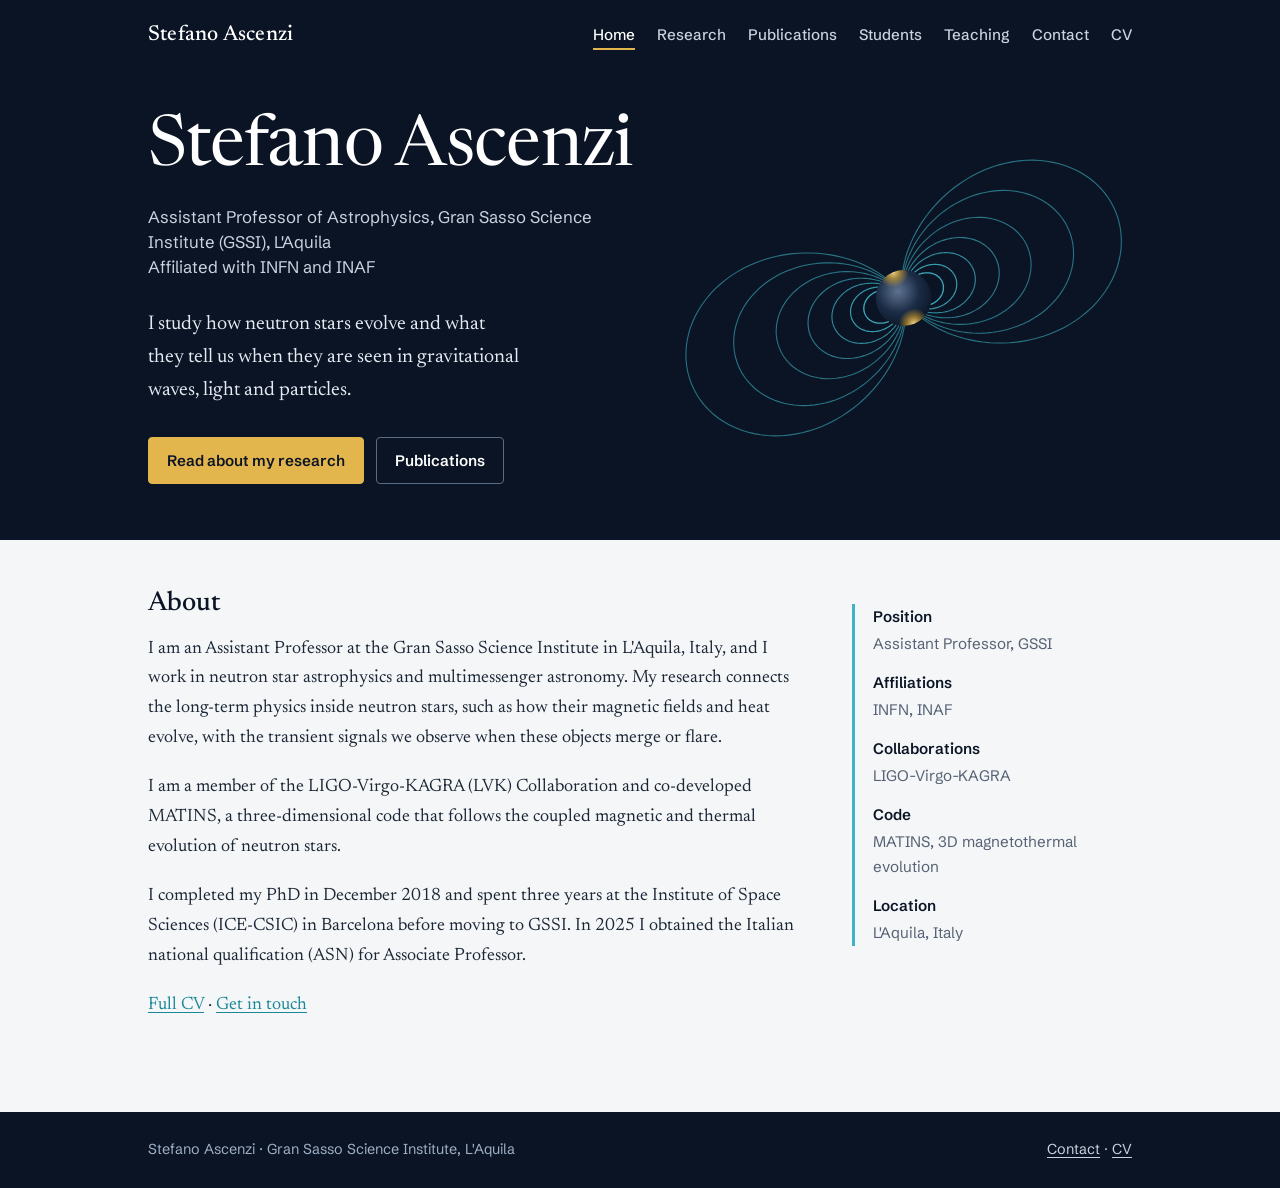
<file: index.html>
<!doctype html>
<html lang="en">
<head>
<meta charset="utf-8">
<meta name="viewport" content="width=device-width, initial-scale=1">
<title>Stefano Ascenzi | Neutron star astrophysics and multimessenger astronomy</title>
<meta name="description" content="Stefano Ascenzi, Assistant Professor at the Gran Sasso Science Institute. Neutron stars, magnetothermal evolution, gravitational waves and multimessenger astronomy.">
<link rel="preconnect" href="https://fonts.googleapis.com">
<link rel="preconnect" href="https://fonts.gstatic.com" crossorigin>
<link href="https://fonts.googleapis.com/css2?family=Newsreader:ital,opsz,wght@0,6..72,400;0,6..72,500;1,6..72,400&family=Schibsted+Grotesk:wght@400;500;600&display=swap" rel="stylesheet">
<link rel="stylesheet" href="style.css">
</head>
<body>
<a class="skip" href="#main">Skip to content</a>
<header class="site-header">
<div class="wrap">
<a class="brand" href="index.html">Stefano Ascenzi</a>
<nav aria-label="Main"><ul><li><a href="index.html" aria-current="page">Home</a></li><li><a href="research.html">Research</a></li><li><a href="publications.html">Publications</a></li><li><a href="students.html">Students</a></li><li><a href="teaching.html">Teaching</a></li><li><a href="contact.html">Contact</a></li><li><a href="cv.html">CV</a></li></ul></nav>
</div>
</header>
<section class="hero">
<div class="wrap">
<div>
<h1>Stefano Ascenzi</h1>
<p class="role">Assistant Professor of Astrophysics, Gran Sasso Science Institute (GSSI), L'Aquila<br>Affiliated with INFN and INAF</p>
<p class="lede">I study how neutron stars evolve and what they tell us when they are seen in gravitational waves, light and particles.</p>
<div class="btn-row">
<a class="btn" href="research.html">Read about my research</a>
<a class="btn ghost" href="publications.html">Publications</a>
</div>
</div>
<figure>
<img src="assets/hero.svg" alt="Magnetic field lines of a tilted dipole drawn around a neutron star" width="621" height="402">
</figure>
</div>
</section>
<main id="main"><div class="wrap">
<div class="two-col">
<div class="prose">
<h2>About</h2>
<p>I am an Assistant Professor at the Gran Sasso Science Institute in L'Aquila, Italy, and I work in neutron star astrophysics and multimessenger astronomy. My research connects the long-term physics inside neutron stars, such as how their magnetic fields and heat evolve, with the transient signals we observe when these objects merge or flare.</p>
<p>I am a member of the LIGO-Virgo-KAGRA (LVK) Collaboration and co-developed MATINS, a three-dimensional code that follows the coupled magnetic and thermal evolution of neutron stars.</p>
<p>I completed my PhD in December 2018 and spent three years at the Institute of Space Sciences (ICE-CSIC) in Barcelona before moving to GSSI. In 2025 I obtained the Italian national qualification (ASN) for Associate Professor.</p>
<!-- TODO: add a sentence on your PhD institution and current group if you like. -->
<p><a href="cv.html">Full CV</a> · <a href="contact.html">Get in touch</a></p>
</div>
<aside>
<dl class="facts">
<dt>Position</dt><dd>Assistant Professor, GSSI</dd>
<dt>Affiliations</dt><dd>INFN, INAF</dd>
<dt>Collaborations</dt><dd>LIGO-Virgo-KAGRA</dd>
<dt>Code</dt><dd>MATINS, 3D magnetothermal evolution</dd>
<dt>Location</dt><dd>L'Aquila, Italy</dd>
</dl>
</aside>
</div>
</div></main>
<footer class="site-footer">
<div class="wrap">
<span>Stefano Ascenzi · Gran Sasso Science Institute, L'Aquila</span>
<span><a href="contact.html">Contact</a> · <a href="cv.html">CV</a></span>
</div>
</footer>
</body>
</html>
</file>
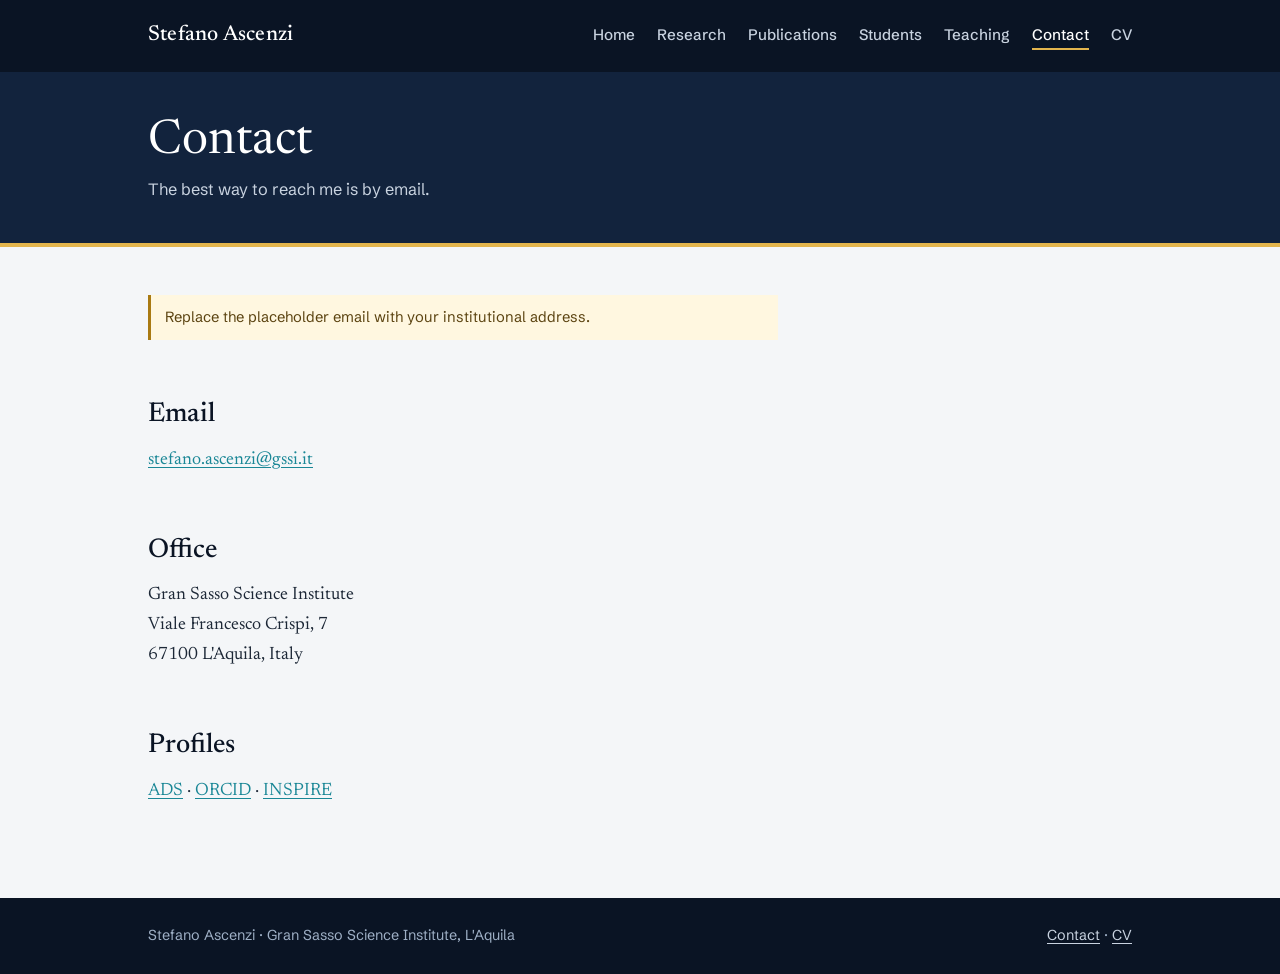
<file: contact.html>
<!doctype html>
<html lang="en">
<head>
<meta charset="utf-8">
<meta name="viewport" content="width=device-width, initial-scale=1">
<title>Contact | Stefano Ascenzi</title>
<meta name="description" content="Contact details for Stefano Ascenzi, Gran Sasso Science Institute, L'Aquila.">
<link rel="preconnect" href="https://fonts.googleapis.com">
<link rel="preconnect" href="https://fonts.gstatic.com" crossorigin>
<link href="https://fonts.googleapis.com/css2?family=Newsreader:ital,opsz,wght@0,6..72,400;0,6..72,500;1,6..72,400&family=Schibsted+Grotesk:wght@400;500;600&display=swap" rel="stylesheet">
<link rel="stylesheet" href="style.css">
</head>
<body>
<a class="skip" href="#main">Skip to content</a>
<header class="site-header">
<div class="wrap">
<a class="brand" href="index.html">Stefano Ascenzi</a>
<nav aria-label="Main"><ul><li><a href="index.html">Home</a></li><li><a href="research.html">Research</a></li><li><a href="publications.html">Publications</a></li><li><a href="students.html">Students</a></li><li><a href="teaching.html">Teaching</a></li><li><a href="contact.html" aria-current="page">Contact</a></li><li><a href="cv.html">CV</a></li></ul></nav>
</div>
</header>
<section class="page-head"><div class="wrap"><h1>Contact</h1><p>The best way to reach me is by email.</p></div></section>
<main id="main"><div class="wrap">
<div class="two-col">
<div class="prose">
<p class="note">Replace the placeholder email with your institutional address.</p>
<h2>Email</h2>
<p><a href="mailto:stefano.ascenzi@gssi.it">stefano.ascenzi@gssi.it</a></p>
<h2>Office</h2>
<p>Gran Sasso Science Institute<br>Viale Francesco Crispi, 7<br>67100 L'Aquila, Italy</p>
<!-- TODO: add office number. -->
<h2>Profiles</h2>
<p><a href="https://ui.adsabs.harvard.edu/">ADS</a> · <a href="https://orcid.org/">ORCID</a> · <a href="https://inspirehep.net/">INSPIRE</a></p>
<!-- TODO: replace with the links to your own profiles. -->
</div>
</div>

</div></main>
<footer class="site-footer">
<div class="wrap">
<span>Stefano Ascenzi · Gran Sasso Science Institute, L'Aquila</span>
<span><a href="contact.html">Contact</a> · <a href="cv.html">CV</a></span>
</div>
</footer>
</body>
</html>
</file>
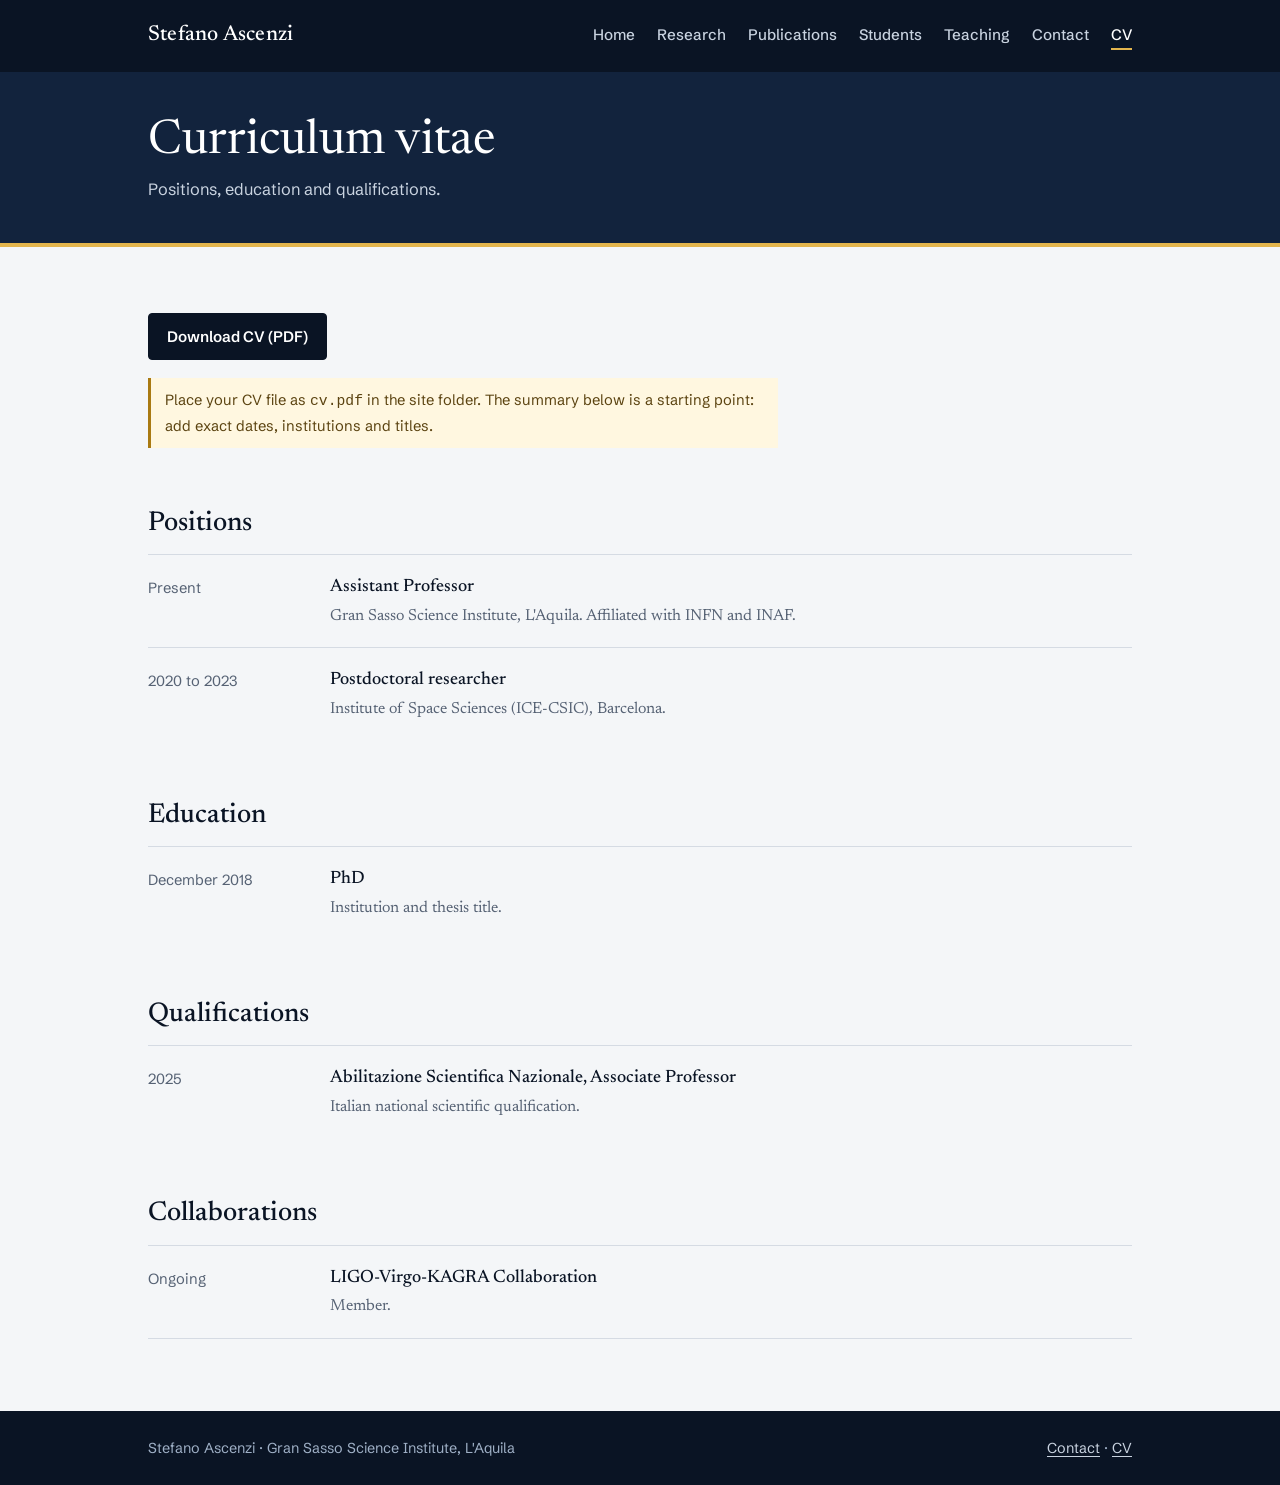
<file: cv.html>
<!doctype html>
<html lang="en">
<head>
<meta charset="utf-8">
<meta name="viewport" content="width=device-width, initial-scale=1">
<title>Curriculum vitae | Stefano Ascenzi</title>
<meta name="description" content="Curriculum vitae of Stefano Ascenzi.">
<link rel="preconnect" href="https://fonts.googleapis.com">
<link rel="preconnect" href="https://fonts.gstatic.com" crossorigin>
<link href="https://fonts.googleapis.com/css2?family=Newsreader:ital,opsz,wght@0,6..72,400;0,6..72,500;1,6..72,400&family=Schibsted+Grotesk:wght@400;500;600&display=swap" rel="stylesheet">
<link rel="stylesheet" href="style.css">
</head>
<body>
<a class="skip" href="#main">Skip to content</a>
<header class="site-header">
<div class="wrap">
<a class="brand" href="index.html">Stefano Ascenzi</a>
<nav aria-label="Main"><ul><li><a href="index.html">Home</a></li><li><a href="research.html">Research</a></li><li><a href="publications.html">Publications</a></li><li><a href="students.html">Students</a></li><li><a href="teaching.html">Teaching</a></li><li><a href="contact.html">Contact</a></li><li><a href="cv.html" aria-current="page">CV</a></li></ul></nav>
</div>
</header>
<section class="page-head"><div class="wrap"><h1>Curriculum vitae</h1><p>Positions, education and qualifications.</p></div></section>
<main id="main"><div class="wrap">
<p><a class="btn on-light" href="cv.pdf">Download CV (PDF)</a></p>
<p class="note">Place your CV file as <code>cv.pdf</code> in the site folder. The summary below is a starting point: add exact dates, institutions and titles.</p>
<h2>Positions</h2>
<div class="entry"><div class="when">Present</div><div><strong>Assistant Professor</strong><p class="sub">Gran Sasso Science Institute, L'Aquila. Affiliated with INFN and INAF.</p></div></div>
<div class="entry"><div class="when">2020 to 2023</div><div><strong>Postdoctoral researcher</strong><p class="sub">Institute of Space Sciences (ICE-CSIC), Barcelona.</p></div></div>
<h2>Education</h2>
<div class="entry"><div class="when">December 2018</div><div><strong>PhD</strong><p class="sub">Institution and thesis title.</p></div></div>
<h2>Qualifications</h2>
<div class="entry"><div class="when">2025</div><div><strong>Abilitazione Scientifica Nazionale, Associate Professor</strong><p class="sub">Italian national scientific qualification.</p></div></div>
<h2>Collaborations</h2>
<div class="entry"><div class="when">Ongoing</div><div><strong>LIGO-Virgo-KAGRA Collaboration</strong><p class="sub">Member.</p></div></div>

</div></main>
<footer class="site-footer">
<div class="wrap">
<span>Stefano Ascenzi · Gran Sasso Science Institute, L'Aquila</span>
<span><a href="contact.html">Contact</a> · <a href="cv.html">CV</a></span>
</div>
</footer>
</body>
</html>
</file>
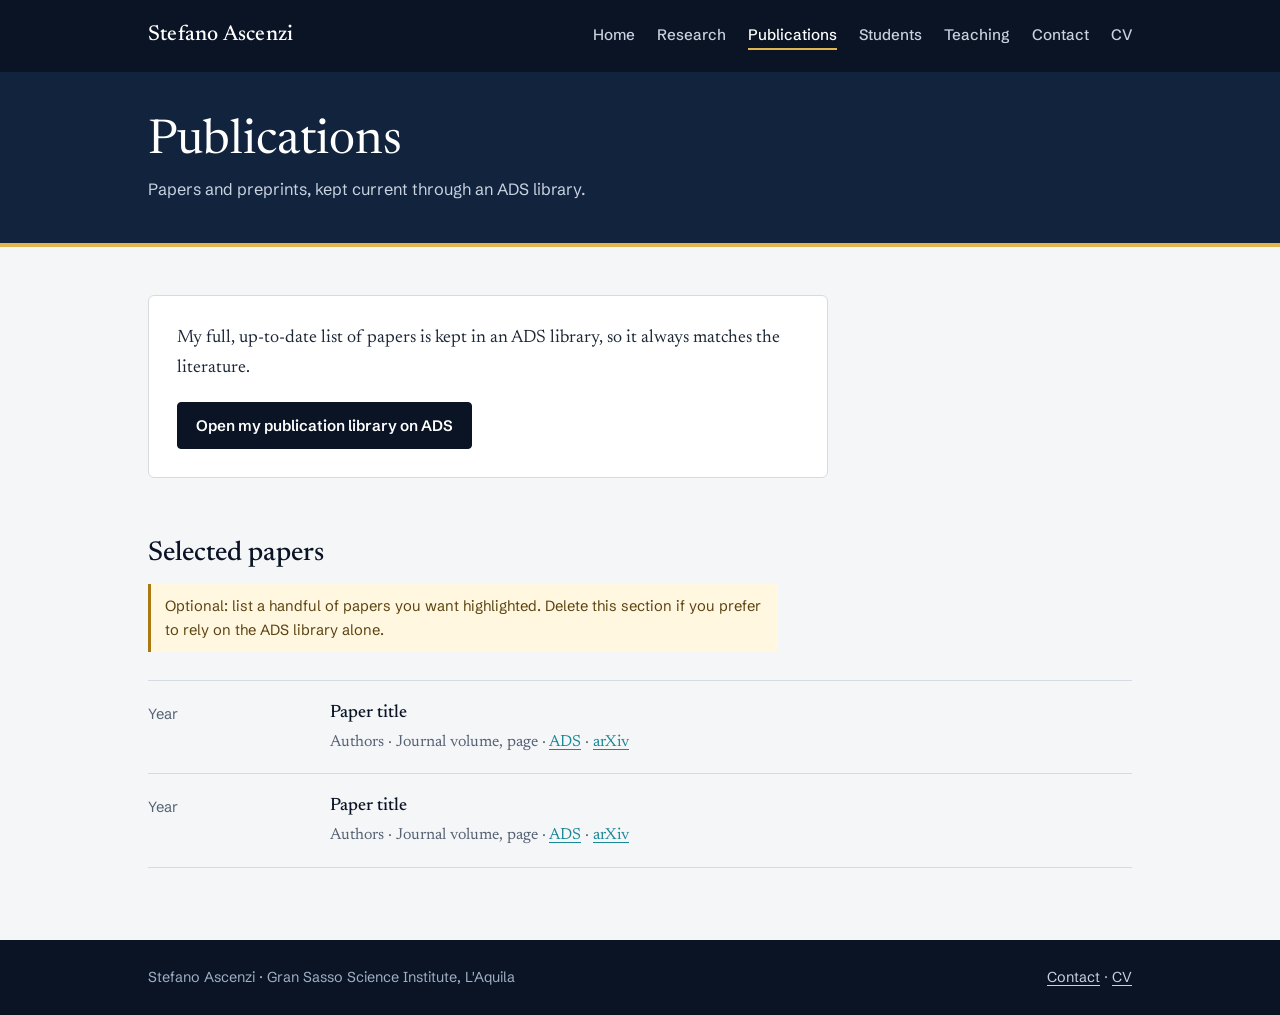
<file: publications.html>
<!doctype html>
<html lang="en">
<head>
<meta charset="utf-8">
<meta name="viewport" content="width=device-width, initial-scale=1">
<title>Publications | Stefano Ascenzi</title>
<meta name="description" content="Publications of Stefano Ascenzi on the NASA Astrophysics Data System.">
<link rel="preconnect" href="https://fonts.googleapis.com">
<link rel="preconnect" href="https://fonts.gstatic.com" crossorigin>
<link href="https://fonts.googleapis.com/css2?family=Newsreader:ital,opsz,wght@0,6..72,400;0,6..72,500;1,6..72,400&family=Schibsted+Grotesk:wght@400;500;600&display=swap" rel="stylesheet">
<link rel="stylesheet" href="style.css">
</head>
<body>
<a class="skip" href="#main">Skip to content</a>
<header class="site-header">
<div class="wrap">
<a class="brand" href="index.html">Stefano Ascenzi</a>
<nav aria-label="Main"><ul><li><a href="index.html">Home</a></li><li><a href="research.html">Research</a></li><li><a href="publications.html" aria-current="page">Publications</a></li><li><a href="students.html">Students</a></li><li><a href="teaching.html">Teaching</a></li><li><a href="contact.html">Contact</a></li><li><a href="cv.html">CV</a></li></ul></nav>
</div>
</header>
<section class="page-head"><div class="wrap"><h1>Publications</h1><p>Papers and preprints, kept current through an ADS library.</p></div></section>
<main id="main"><div class="wrap">
<div class="callout">
<p>My full, up-to-date list of papers is kept in an ADS library, so it always matches the literature.</p>
<a class="btn on-light" href="https://ui.adsabs.harvard.edu/user/libraries/YOUR_LIBRARY_ID">Open my publication library on ADS</a>
</div>
<!-- TODO: replace YOUR_LIBRARY_ID with your public ADS library link.
     In ADS: Libraries > your library > Settings > make it public, then copy the link. -->
<h2>Selected papers</h2>
<p class="note">Optional: list a handful of papers you want highlighted. Delete this section if you prefer to rely on the ADS library alone.</p>
<div class="entry">
<div class="when">Year</div>
<div><strong>Paper title</strong><p class="sub">Authors · Journal volume, page · <a href="#">ADS</a> · <a href="#">arXiv</a></p></div>
</div>
<div class="entry">
<div class="when">Year</div>
<div><strong>Paper title</strong><p class="sub">Authors · Journal volume, page · <a href="#">ADS</a> · <a href="#">arXiv</a></p></div>
</div>

</div></main>
<footer class="site-footer">
<div class="wrap">
<span>Stefano Ascenzi · Gran Sasso Science Institute, L'Aquila</span>
<span><a href="contact.html">Contact</a> · <a href="cv.html">CV</a></span>
</div>
</footer>
</body>
</html>
</file>
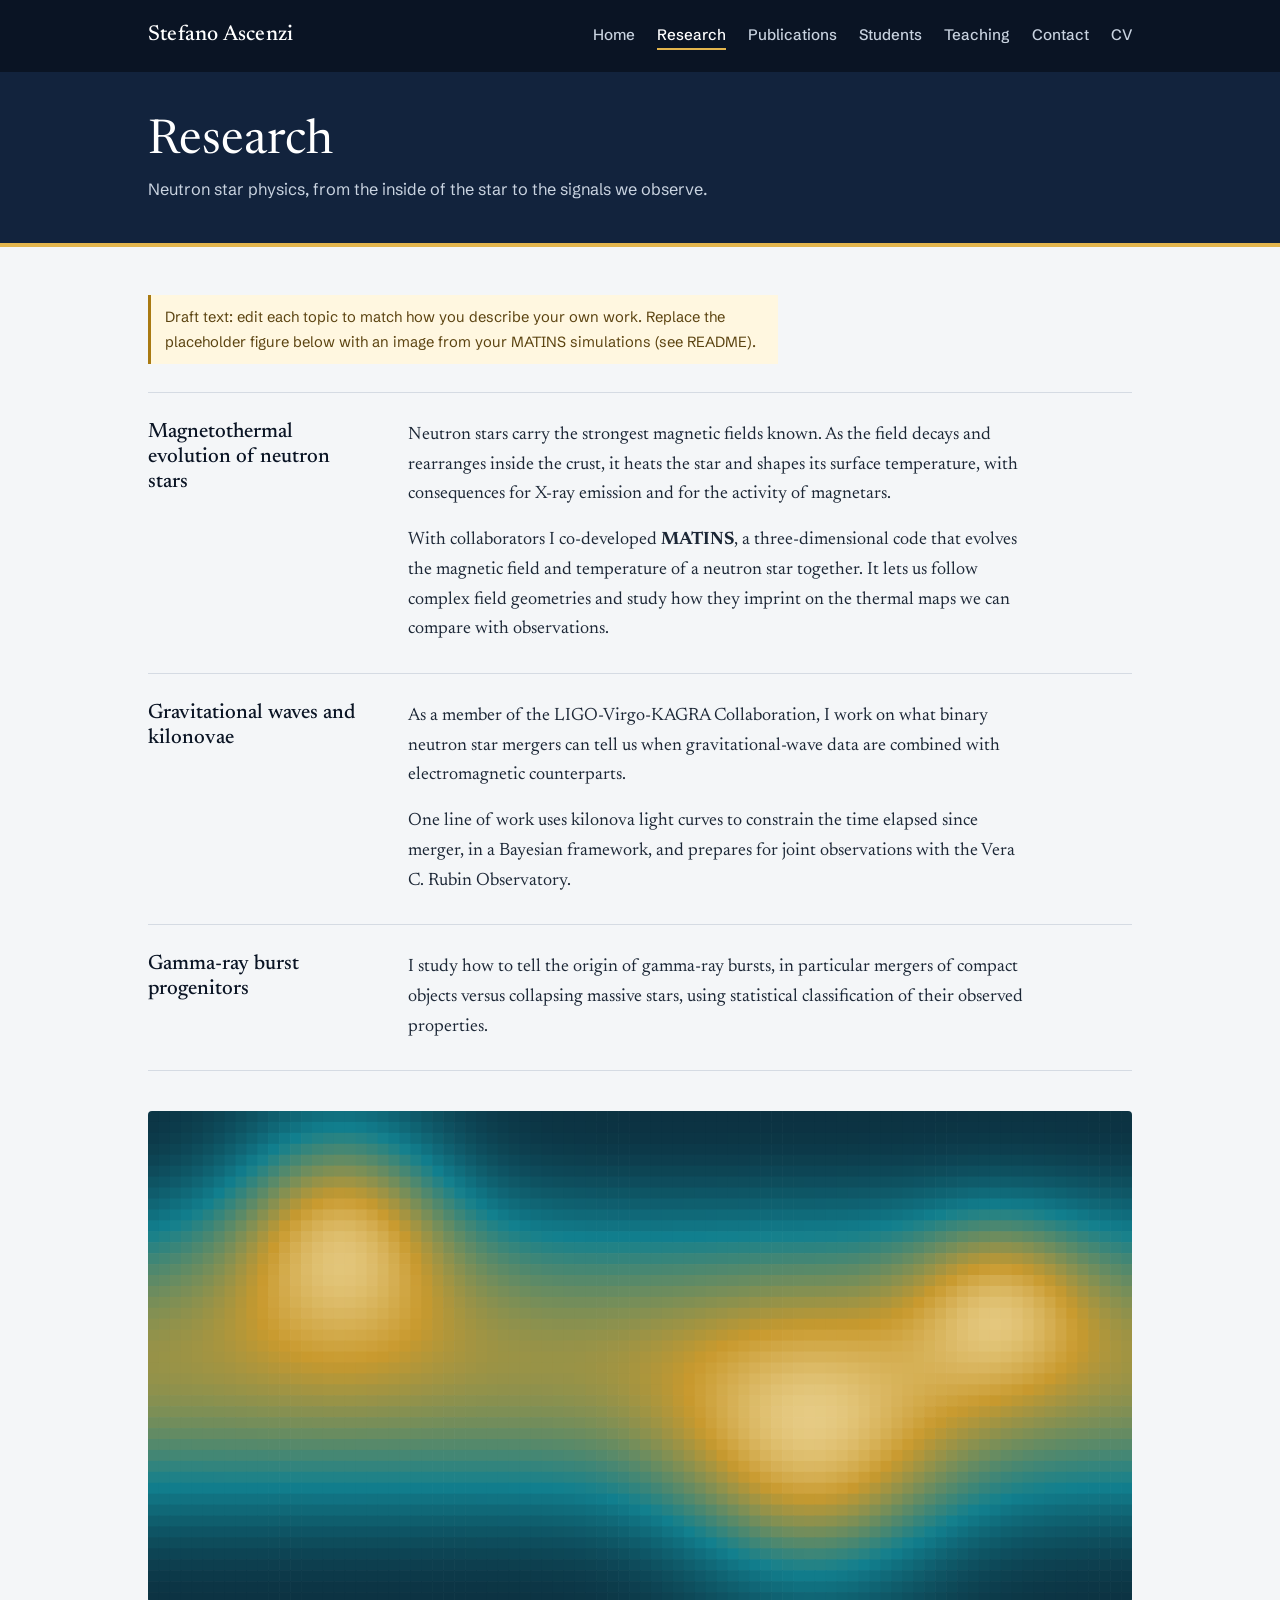
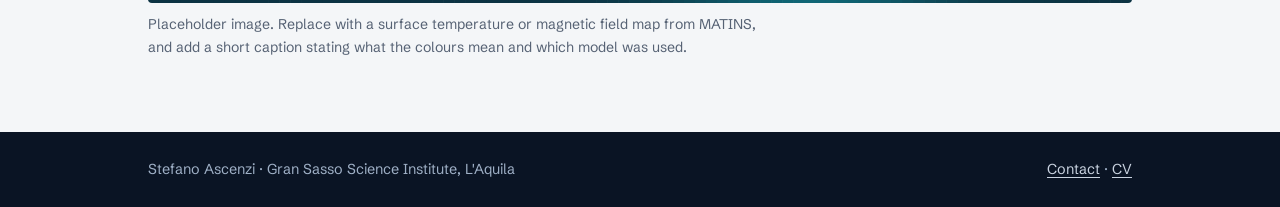
<file: research.html>
<!doctype html>
<html lang="en">
<head>
<meta charset="utf-8">
<meta name="viewport" content="width=device-width, initial-scale=1">
<title>Research | Stefano Ascenzi</title>
<meta name="description" content="Research of Stefano Ascenzi: magnetothermal evolution of neutron stars, MATINS code, gravitational waves, kilonovae and gamma-ray bursts.">
<link rel="preconnect" href="https://fonts.googleapis.com">
<link rel="preconnect" href="https://fonts.gstatic.com" crossorigin>
<link href="https://fonts.googleapis.com/css2?family=Newsreader:ital,opsz,wght@0,6..72,400;0,6..72,500;1,6..72,400&family=Schibsted+Grotesk:wght@400;500;600&display=swap" rel="stylesheet">
<link rel="stylesheet" href="style.css">
</head>
<body>
<a class="skip" href="#main">Skip to content</a>
<header class="site-header">
<div class="wrap">
<a class="brand" href="index.html">Stefano Ascenzi</a>
<nav aria-label="Main"><ul><li><a href="index.html">Home</a></li><li><a href="research.html" aria-current="page">Research</a></li><li><a href="publications.html">Publications</a></li><li><a href="students.html">Students</a></li><li><a href="teaching.html">Teaching</a></li><li><a href="contact.html">Contact</a></li><li><a href="cv.html">CV</a></li></ul></nav>
</div>
</header>
<section class="page-head"><div class="wrap"><h1>Research</h1><p>Neutron star physics, from the inside of the star to the signals we observe.</p></div></section>
<main id="main"><div class="wrap">
<p class="note">Draft text: edit each topic to match how you describe your own work. Replace the placeholder figure below with an image from your MATINS simulations (see README).</p>
<div class="topic">
<h2>Magnetothermal evolution of neutron stars</h2>
<div>
<p>Neutron stars carry the strongest magnetic fields known. As the field decays and rearranges inside the crust, it heats the star and shapes its surface temperature, with consequences for X-ray emission and for the activity of magnetars.</p>
<p>With collaborators I co-developed <strong>MATINS</strong>, a three-dimensional code that evolves the magnetic field and temperature of a neutron star together. It lets us follow complex field geometries and study how they imprint on the thermal maps we can compare with observations.</p>
</div>
</div>
<div class="topic">
<h2>Gravitational waves and kilonovae</h2>
<div>
<p>As a member of the LIGO-Virgo-KAGRA Collaboration, I work on what binary neutron star mergers can tell us when gravitational-wave data are combined with electromagnetic counterparts.</p>
<p>One line of work uses kilonova light curves to constrain the time elapsed since merger, in a Bayesian framework, and prepares for joint observations with the Vera C. Rubin Observatory.</p>
</div>
</div>
<div class="topic">
<h2>Gamma-ray burst progenitors</h2>
<div>
<p>I study how to tell the origin of gamma-ray bursts, in particular mergers of compact objects versus collapsing massive stars, using statistical classification of their observed properties.</p>
</div>
</div>
<figure class="plate">
<img src="assets/matins-placeholder.svg" alt="Placeholder map of neutron star surface temperature, to be replaced with a MATINS simulation output" width="900" height="450">
<figcaption>Placeholder image. Replace with a surface temperature or magnetic field map from MATINS, and add a short caption stating what the colours mean and which model was used.</figcaption>
</figure>

</div></main>
<footer class="site-footer">
<div class="wrap">
<span>Stefano Ascenzi · Gran Sasso Science Institute, L'Aquila</span>
<span><a href="contact.html">Contact</a> · <a href="cv.html">CV</a></span>
</div>
</footer>
</body>
</html>
</file>
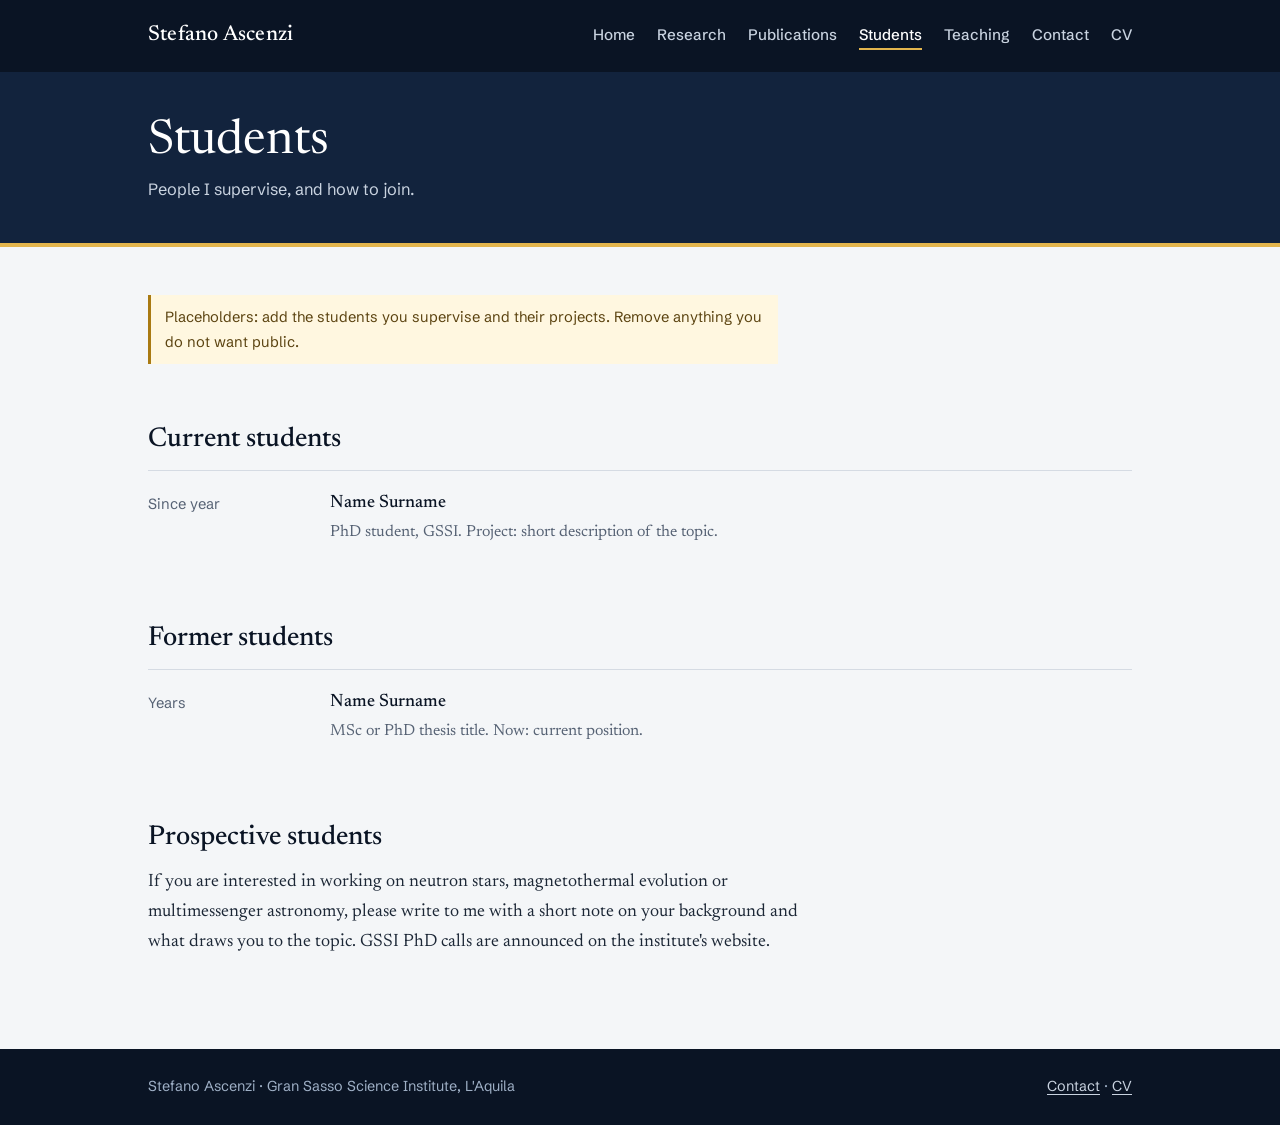
<file: students.html>
<!doctype html>
<html lang="en">
<head>
<meta charset="utf-8">
<meta name="viewport" content="width=device-width, initial-scale=1">
<title>Students | Stefano Ascenzi</title>
<meta name="description" content="Students supervised by Stefano Ascenzi at the Gran Sasso Science Institute.">
<link rel="preconnect" href="https://fonts.googleapis.com">
<link rel="preconnect" href="https://fonts.gstatic.com" crossorigin>
<link href="https://fonts.googleapis.com/css2?family=Newsreader:ital,opsz,wght@0,6..72,400;0,6..72,500;1,6..72,400&family=Schibsted+Grotesk:wght@400;500;600&display=swap" rel="stylesheet">
<link rel="stylesheet" href="style.css">
</head>
<body>
<a class="skip" href="#main">Skip to content</a>
<header class="site-header">
<div class="wrap">
<a class="brand" href="index.html">Stefano Ascenzi</a>
<nav aria-label="Main"><ul><li><a href="index.html">Home</a></li><li><a href="research.html">Research</a></li><li><a href="publications.html">Publications</a></li><li><a href="students.html" aria-current="page">Students</a></li><li><a href="teaching.html">Teaching</a></li><li><a href="contact.html">Contact</a></li><li><a href="cv.html">CV</a></li></ul></nav>
</div>
</header>
<section class="page-head"><div class="wrap"><h1>Students</h1><p>People I supervise, and how to join.</p></div></section>
<main id="main"><div class="wrap">
<p class="note">Placeholders: add the students you supervise and their projects. Remove anything you do not want public.</p>
<h2>Current students</h2>
<div class="entry">
<div class="when">Since year</div>
<div><strong>Name Surname</strong><p class="sub">PhD student, GSSI. Project: short description of the topic.</p></div>
</div>
<h2>Former students</h2>
<div class="entry">
<div class="when">Years</div>
<div><strong>Name Surname</strong><p class="sub">MSc or PhD thesis title. Now: current position.</p></div>
</div>
<h2>Prospective students</h2>
<div class="prose">
<p>If you are interested in working on neutron stars, magnetothermal evolution or multimessenger astronomy, please write to me with a short note on your background and what draws you to the topic. GSSI PhD calls are announced on the institute's website.</p>
<!-- TODO: link the GSSI PhD admissions page. -->
</div>

</div></main>
<footer class="site-footer">
<div class="wrap">
<span>Stefano Ascenzi · Gran Sasso Science Institute, L'Aquila</span>
<span><a href="contact.html">Contact</a> · <a href="cv.html">CV</a></span>
</div>
</footer>
</body>
</html>
</file>
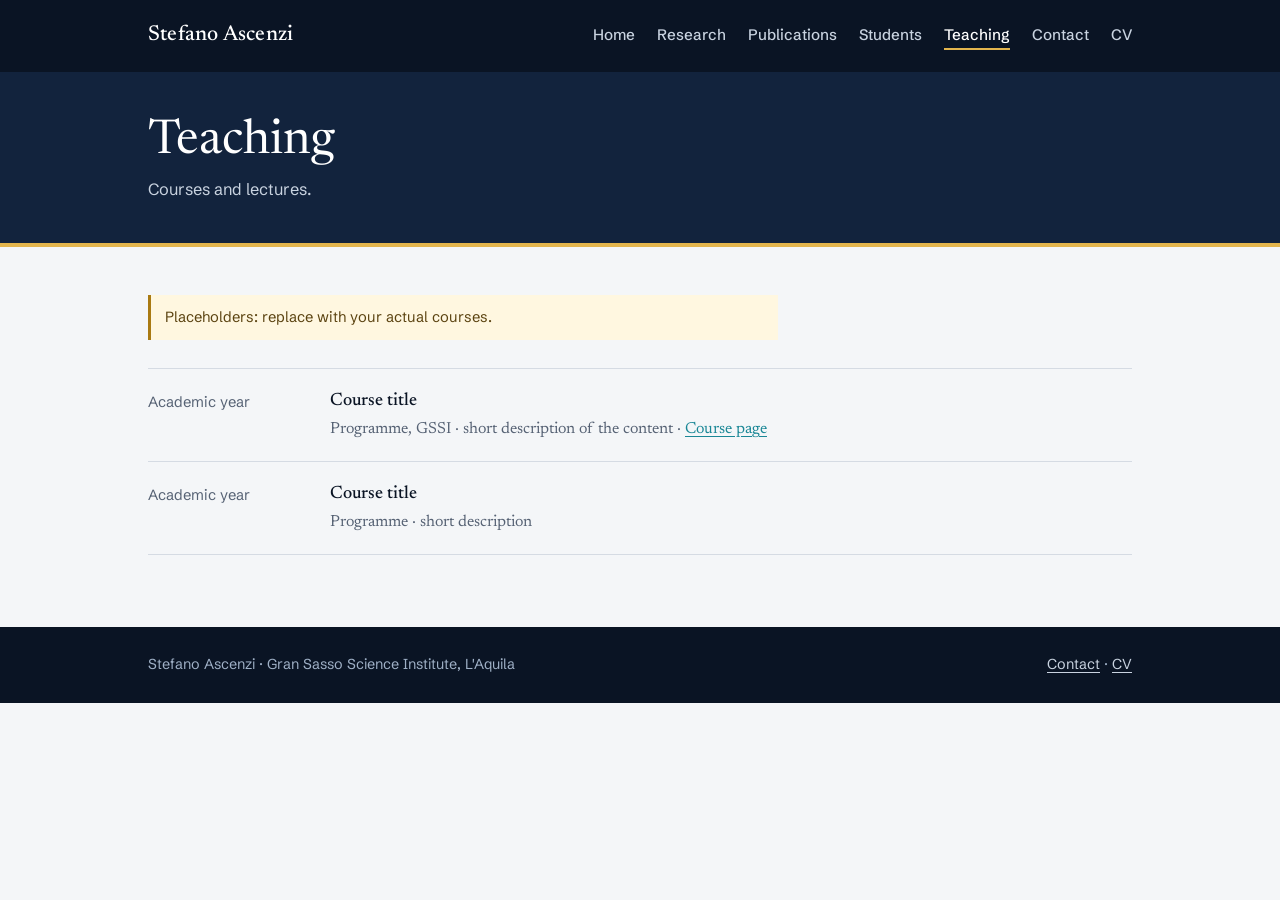
<file: teaching.html>
<!doctype html>
<html lang="en">
<head>
<meta charset="utf-8">
<meta name="viewport" content="width=device-width, initial-scale=1">
<title>Teaching | Stefano Ascenzi</title>
<meta name="description" content="Teaching by Stefano Ascenzi at the Gran Sasso Science Institute.">
<link rel="preconnect" href="https://fonts.googleapis.com">
<link rel="preconnect" href="https://fonts.gstatic.com" crossorigin>
<link href="https://fonts.googleapis.com/css2?family=Newsreader:ital,opsz,wght@0,6..72,400;0,6..72,500;1,6..72,400&family=Schibsted+Grotesk:wght@400;500;600&display=swap" rel="stylesheet">
<link rel="stylesheet" href="style.css">
</head>
<body>
<a class="skip" href="#main">Skip to content</a>
<header class="site-header">
<div class="wrap">
<a class="brand" href="index.html">Stefano Ascenzi</a>
<nav aria-label="Main"><ul><li><a href="index.html">Home</a></li><li><a href="research.html">Research</a></li><li><a href="publications.html">Publications</a></li><li><a href="students.html">Students</a></li><li><a href="teaching.html" aria-current="page">Teaching</a></li><li><a href="contact.html">Contact</a></li><li><a href="cv.html">CV</a></li></ul></nav>
</div>
</header>
<section class="page-head"><div class="wrap"><h1>Teaching</h1><p>Courses and lectures.</p></div></section>
<main id="main"><div class="wrap">
<p class="note">Placeholders: replace with your actual courses.</p>
<div class="entry">
<div class="when">Academic year</div>
<div><strong>Course title</strong><p class="sub">Programme, GSSI · short description of the content · <a href="#">Course page</a></p></div>
</div>
<div class="entry">
<div class="when">Academic year</div>
<div><strong>Course title</strong><p class="sub">Programme · short description</p></div>
</div>

</div></main>
<footer class="site-footer">
<div class="wrap">
<span>Stefano Ascenzi · Gran Sasso Science Institute, L'Aquila</span>
<span><a href="contact.html">Contact</a> · <a href="cv.html">CV</a></span>
</div>
</footer>
</body>
</html>
</file>
<file: style.css>
/* Stefano Ascenzi — academic site
   Palette: ink #0A1424, deep #12233D, teal #3FB3C4, amber #C99A2E, paper #F4F6F8 */

:root {
  --ink: #0A1424;
  --deep: #12233D;
  --text: #1C2736;
  --muted: #566274;
  --paper: #F4F6F8;
  --white: #FFFFFF;
  --line: #D5DBE3;
  --teal: #1A8796;      /* teal on light backgrounds (AA on paper) */
  --teal-bright: #3FB3C4; /* teal on dark backgrounds */
  --amber: #A97A12;
  --amber-bright: #E3B54D;
  --serif: "Newsreader", Georgia, "Times New Roman", serif;
  --sans: "Schibsted Grotesk", system-ui, -apple-system, "Segoe UI", sans-serif;
  --wrap: 1080px;
  --gutter: clamp(20px, 5vw, 48px);
}

*, *::before, *::after { box-sizing: border-box; }

html { -webkit-text-size-adjust: 100%; }

body {
  margin: 0;
  background: var(--paper);
  color: var(--text);
  font-family: var(--serif);
  font-size: 1.125rem;
  line-height: 1.65;
}

img, svg { max-width: 100%; height: auto; display: block; }

a { color: var(--teal); text-underline-offset: 3px; text-decoration-thickness: 1px; }
a:hover { color: var(--ink); }

:focus-visible { outline: 3px solid var(--amber-bright); outline-offset: 3px; border-radius: 2px; }

.skip { position: absolute; left: -9999px; top: 0; background: var(--white); padding: 8px 14px; z-index: 10; }
.skip:focus { left: 8px; top: 8px; }

.wrap { max-width: var(--wrap); margin: 0 auto; padding: 0 var(--gutter); }

/* ---------- Header ---------- */
.site-header { background: var(--ink); color: var(--white); }
.site-header .wrap {
  display: flex; flex-wrap: wrap; align-items: baseline;
  justify-content: space-between; gap: 6px 32px; padding-top: 18px; padding-bottom: 18px;
}
.brand { font-family: var(--serif); font-size: 1.35rem; font-weight: 500; color: var(--white); text-decoration: none; letter-spacing: 0.01em; }
.brand:hover { color: var(--amber-bright); }

nav ul { list-style: none; margin: 0; padding: 0; display: flex; flex-wrap: wrap; gap: 4px 22px; }
nav a {
  font-family: var(--sans); font-size: 0.95rem; font-weight: 500;
  color: #C9D3E0; text-decoration: none; padding: 4px 0;
  border-bottom: 2px solid transparent;
}
nav a:hover { color: var(--white); }
nav a[aria-current="page"] { color: var(--white); border-bottom-color: var(--amber-bright); }

/* ---------- Home hero ---------- */
.hero { background: var(--ink); color: var(--white); overflow: hidden; }
.hero .wrap {
  display: grid; grid-template-columns: minmax(0, 1.05fr) minmax(0, 0.95fr);
  align-items: center; gap: 24px; padding-top: 40px; padding-bottom: 56px;
}
.hero h1 {
  font-family: var(--serif); font-weight: 400; font-size: clamp(2.6rem, 6vw, 4.4rem);
  line-height: 1.04; margin: 0 0 20px; letter-spacing: -0.01em;
}
.hero .role { font-family: var(--sans); font-size: 1.05rem; color: #C9D3E0; margin: 0 0 28px; line-height: 1.5; }
.hero .lede { font-size: 1.25rem; color: #E4EAF2; max-width: 34ch; margin: 0 0 30px; }
.hero figure { margin: 0; }
.hero img { width: 100%; max-width: 560px; margin-left: auto; }

.btn-row { display: flex; flex-wrap: wrap; gap: 12px; }
.btn {
  display: inline-block; font-family: var(--sans); font-weight: 600; font-size: 0.95rem;
  padding: 10px 18px; border-radius: 4px; text-decoration: none;
  border: 1.5px solid var(--amber-bright); color: var(--ink); background: var(--amber-bright);
}
.btn:hover { background: var(--white); border-color: var(--white); color: var(--ink); }
.btn.ghost { background: transparent; color: var(--white); border-color: #5A6B84; }
.btn.ghost:hover { border-color: var(--white); background: transparent; color: var(--white); }
.btn.on-light { background: var(--ink); border-color: var(--ink); color: var(--white); }
.btn.on-light:hover { background: var(--teal); border-color: var(--teal); color: var(--white); }

/* ---------- Page heading (inner pages) ---------- */
.page-head { background: var(--deep); color: var(--white); border-bottom: 4px solid var(--amber-bright); }
.page-head .wrap { padding-top: 44px; padding-bottom: 40px; }
.page-head h1 { font-weight: 400; font-size: clamp(2rem, 4.5vw, 3rem); line-height: 1.1; margin: 0 0 8px; }
.page-head p { font-family: var(--sans); color: #C9D3E0; margin: 0; max-width: 60ch; font-size: 1.02rem; }

/* ---------- Content ---------- */
main .wrap { padding-top: 48px; padding-bottom: 72px; }
.prose { max-width: 68ch; }
.prose p { margin: 0 0 1.1em; }

h2 { font-weight: 500; font-size: 1.7rem; line-height: 1.2; margin: 2.2em 0 0.5em; color: var(--ink); }
h2:first-child { margin-top: 0; }
h3 { font-family: var(--sans); font-weight: 600; font-size: 1.05rem; margin: 1.6em 0 0.3em; color: var(--ink); }

.two-col { display: grid; grid-template-columns: minmax(0, 1fr) 280px; gap: 56px; align-items: start; }
.facts { font-family: var(--sans); font-size: 0.95rem; border-left: 3px solid var(--teal-bright); padding-left: 18px; }
.facts dt { font-weight: 600; color: var(--ink); margin-top: 14px; }
.facts dt:first-child { margin-top: 0; }
.facts dd { margin: 2px 0 0; color: var(--muted); }

.topic { padding: 28px 0; border-top: 1px solid var(--line); display: grid; grid-template-columns: 220px minmax(0, 1fr); gap: 12px 40px; }
.topic:last-of-type { border-bottom: 1px solid var(--line); }
.topic h2, .topic h3 { margin: 0; font-size: 1.3rem; font-family: var(--serif); font-weight: 500; }
.topic p { margin: 0 0 0.9em; max-width: 62ch; }
.topic p:last-child { margin-bottom: 0; }

figure.plate { margin: 40px 0 0; }
figure.plate img { border-radius: 4px; width: 100%; }
figure.plate figcaption { font-family: var(--sans); font-size: 0.88rem; color: var(--muted); margin-top: 10px; max-width: 70ch; }

.entry { padding: 18px 0; border-top: 1px solid var(--line); display: grid; grid-template-columns: 150px minmax(0, 1fr); gap: 4px 32px; }
.entry:last-child { border-bottom: 1px solid var(--line); }
.entry .when { font-family: var(--sans); font-size: 0.92rem; color: var(--muted); padding-top: 3px; }
.entry strong { font-weight: 500; color: var(--ink); }
.entry p { margin: 0; }
.entry .sub { color: var(--muted); font-size: 1rem; }

.note {
  font-family: var(--sans); font-size: 0.92rem; background: #FFF7E0; border-left: 3px solid var(--amber);
  padding: 10px 14px; margin: 0 0 28px; color: #5B4310; max-width: 70ch;
}

.callout { background: var(--white); border: 1px solid var(--line); border-radius: 6px; padding: 28px; max-width: 68ch; }
.callout p { margin: 0 0 18px; }

/* ---------- Footer ---------- */
.site-footer { background: var(--ink); color: #9FB0C6; font-family: var(--sans); font-size: 0.9rem; }
.site-footer .wrap { padding-top: 26px; padding-bottom: 26px; display: flex; flex-wrap: wrap; gap: 8px 28px; justify-content: space-between; }
.site-footer a { color: #C9D3E0; }
.site-footer a:hover { color: var(--white); }

/* ---------- Responsive ---------- */
@media (max-width: 860px) {
  .hero .wrap { grid-template-columns: 1fr; padding-top: 28px; }
  .hero figure { order: -1; max-width: 360px; }
  .hero img { margin-left: 0; }
  .two-col { grid-template-columns: 1fr; gap: 32px; }
  .topic { grid-template-columns: 1fr; gap: 8px; }
  .entry { grid-template-columns: 1fr; }
}

@media (prefers-reduced-motion: reduce) { * { animation: none !important; transition: none !important; } }
</file>
